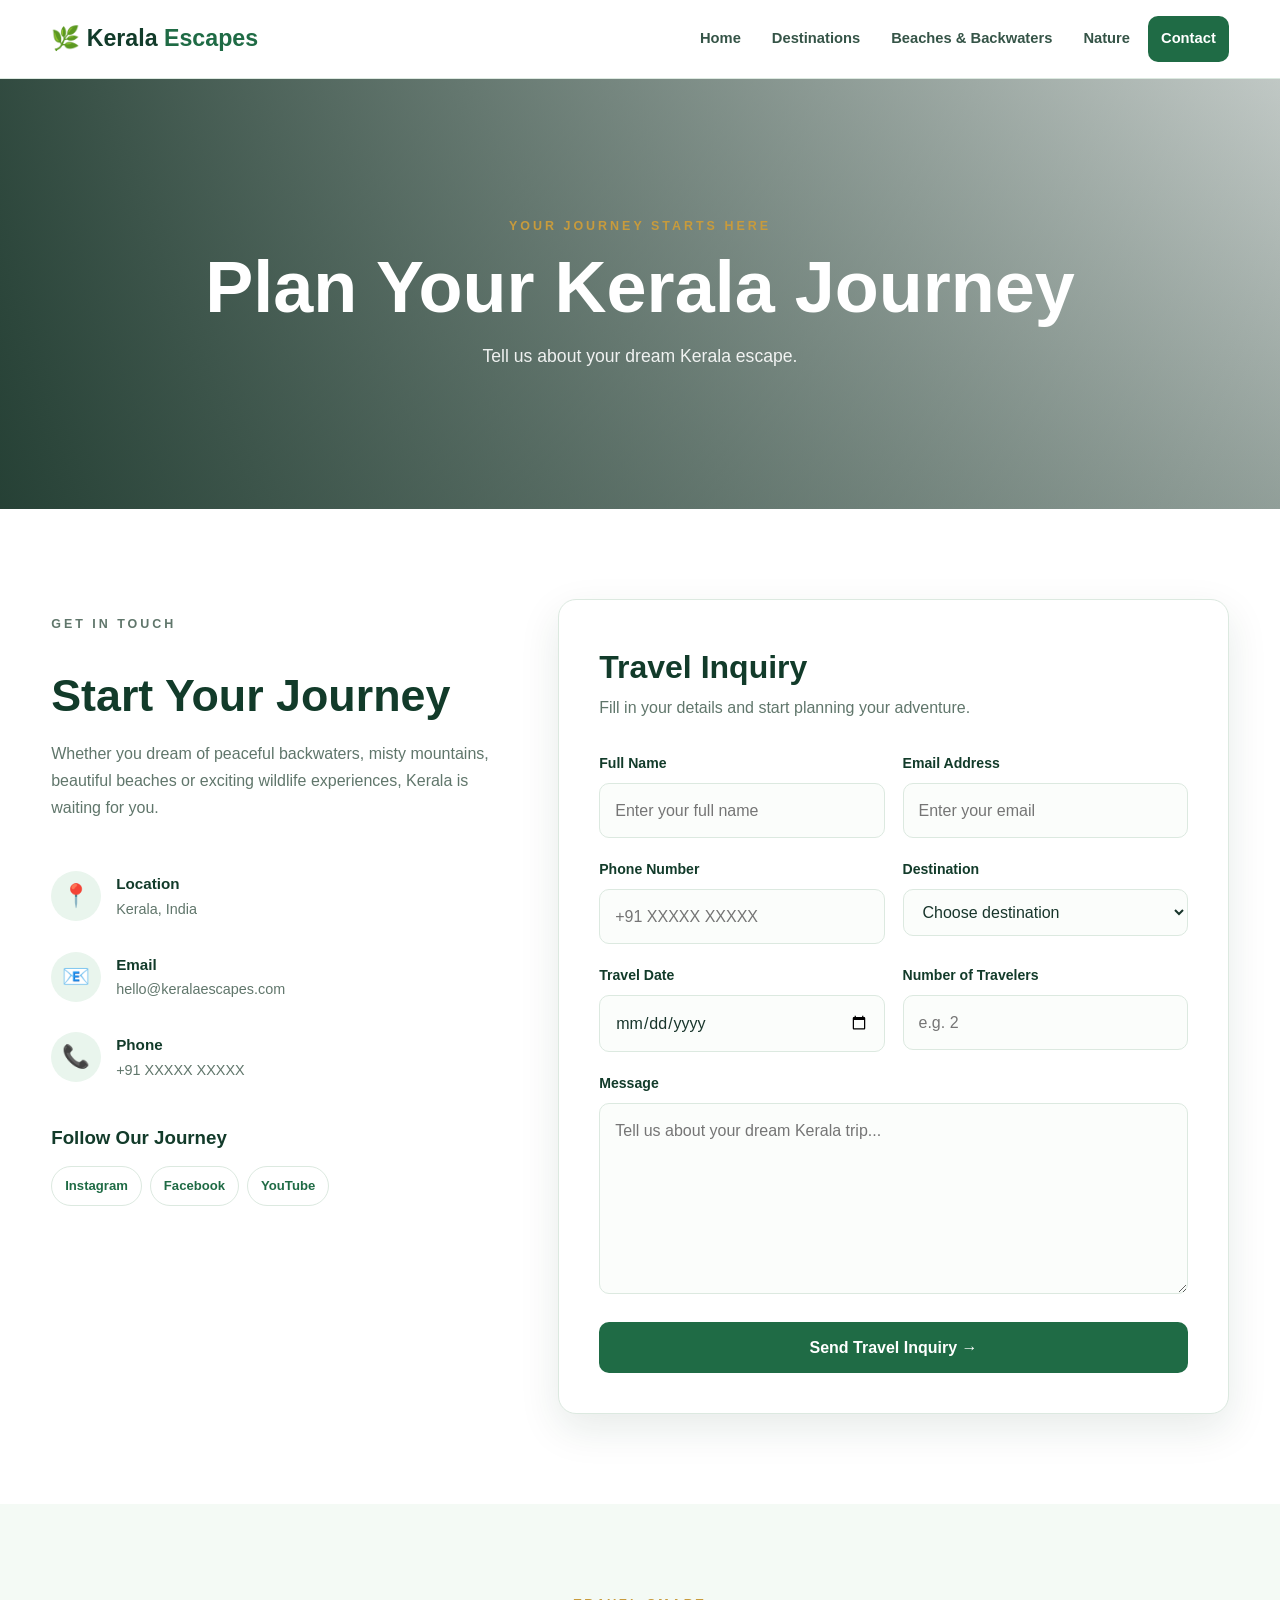
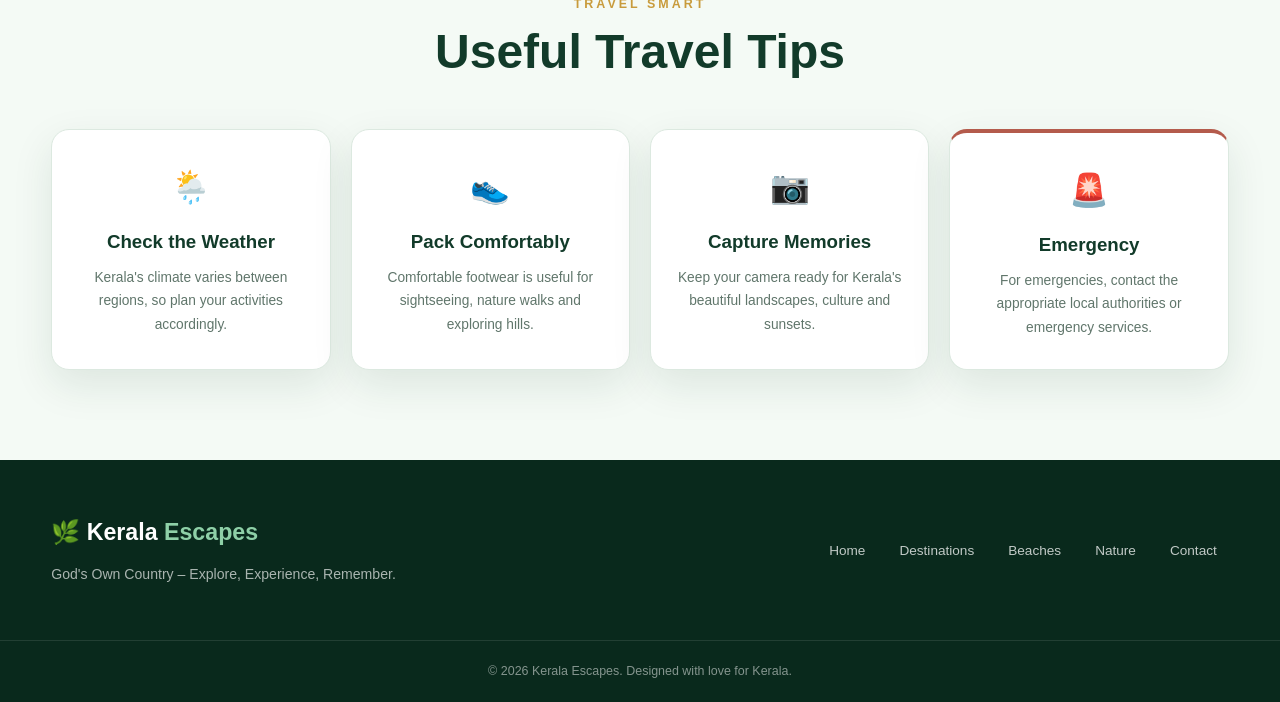
<file: contact.html>
<!DOCTYPE html>
<html lang="en">
<head>
    <meta charset="UTF-8">
    <meta name="viewport" content="width=device-width, initial-scale=1.0">
    <meta name="description" content="Plan your Kerala journey with Kerala Escapes.">
    <title>Kerala Escapes | Contact</title>
    <link rel="stylesheet" href="kerala.css">
</head>
<body>

<header class="site-header">
    <nav class="navbar container">
        <a href="index.html" class="logo">🌿 Kerala <span>Escapes</span></a>

        <ul class="nav-links">
            <li><a href="index.html">Home</a></li>
            <li><a href="destinations.html">Destinations</a></li>
            <li><a href="beaches.html">Beaches & Backwaters</a></li>
            <li><a href="nature.html">Nature</a></li>
            <li><a href="contact.html" class="active">Contact</a></li>
        </ul>
    </nav>
</header>

<main>

    <section class="page-hero contact-hero">
        <div class="hero-overlay"></div>
        <div class="page-hero-content">
            <p class="eyebrow">YOUR JOURNEY STARTS HERE</p>
            <h1>Plan Your Kerala Journey</h1>
            <p>Tell us about your dream Kerala escape.</p>
        </div>
    </section>

    <section class="section">
        <div class="container">

            <div class="contact-layout">

                <div class="contact-info">
                    <p class="eyebrow">GET IN TOUCH</p>
                    <h2>Start Your Journey</h2>
                    <p>
                        Whether you dream of peaceful backwaters, misty mountains,
                        beautiful beaches or exciting wildlife experiences,
                        Kerala is waiting for you.
                    </p>

                    <div class="info-item">
                        <span>📍</span>
                        <div>
                            <h3>Location</h3>
                            <p>Kerala, India</p>
                        </div>
                    </div>

                    <div class="info-item">
                        <span>📧</span>
                        <div>
                            <h3>Email</h3>
                            <p>hello@keralaescapes.com</p>
                        </div>
                    </div>

                    <div class="info-item">
                        <span>📞</span>
                        <div>
                            <h3>Phone</h3>
                            <p>+91 XXXXX XXXXX</p>
                        </div>
                    </div>

                    <div class="social-section">
                        <h3>Follow Our Journey</h3>
                        <div class="social-links">
                            <a href="#" aria-label="Instagram">Instagram</a>
                            <a href="#" aria-label="Facebook">Facebook</a>
                            <a href="#" aria-label="YouTube">YouTube</a>
                        </div>
                    </div>
                </div>

                <div class="contact-form-wrapper">
                    <div class="form-heading">
                        <h2>Travel Inquiry</h2>
                        <p>Fill in your details and start planning your adventure.</p>
                    </div>

                    <form action="#" method="post">

                        <div class="form-row">
                            <div class="form-group">
                                <label for="name">Full Name</label>
                                <input type="text" id="name" name="name" placeholder="Enter your full name" required>
                            </div>

                            <div class="form-group">
                                <label for="email">Email Address</label>
                                <input type="email" id="email" name="email" placeholder="Enter your email" required>
                            </div>
                        </div>

                        <div class="form-row">
                            <div class="form-group">
                                <label for="phone">Phone Number</label>
                                <input type="tel" id="phone" name="phone" placeholder="+91 XXXXX XXXXX">
                            </div>

                            <div class="form-group">
                                <label for="destination">Destination</label>
                                <select id="destination" name="destination">
                                    <option value="">Choose destination</option>
                                    <option>Munnar</option>
                                    <option>Alleppey</option>
                                    <option>Wayanad</option>
                                    <option>Kochi</option>
                                    <option>Thekkady</option>
                                    <option>Varkala</option>
                                    <option>Kovalam</option>
                                    <option>Other</option>
                                </select>
                            </div>
                        </div>

                        <div class="form-row">
                            <div class="form-group">
                                <label for="date">Travel Date</label>
                                <input type="date" id="date" name="date">
                            </div>

                            <div class="form-group">
                                <label for="travelers">Number of Travelers</label>
                                <input type="number" id="travelers" name="travelers" min="1" placeholder="e.g. 2">
                            </div>
                        </div>

                        <div class="form-group">
                            <label for="message">Message</label>
                            <textarea id="message" name="message" rows="6" placeholder="Tell us about your dream Kerala trip..."></textarea>
                        </div>

                        <button type="submit" class="btn btn-primary form-button">
                            Send Travel Inquiry →
                        </button>

                    </form>
                </div>

            </div>
        </div>
    </section>

    <section class="travel-tips">
        <div class="container">

            <div class="section-heading">
                <p class="eyebrow">TRAVEL SMART</p>
                <h2>Useful Travel Tips</h2>
            </div>

            <div class="tips-grid">
                <article class="tip-card">
                    <span>🌦️</span>
                    <h3>Check the Weather</h3>
                    <p>Kerala's climate varies between regions, so plan your activities accordingly.</p>
                </article>

                <article class="tip-card">
                    <span>👟</span>
                    <h3>Pack Comfortably</h3>
                    <p>Comfortable footwear is useful for sightseeing, nature walks and exploring hills.</p>
                </article>

                <article class="tip-card">
                    <span>📷</span>
                    <h3>Capture Memories</h3>
                    <p>Keep your camera ready for Kerala's beautiful landscapes, culture and sunsets.</p>
                </article>

                <article class="tip-card emergency">
                    <span>🚨</span>
                    <h3>Emergency</h3>
                    <p>For emergencies, contact the appropriate local authorities or emergency services.</p>
                </article>
            </div>

        </div>
    </section>

</main>

<footer class="footer">
    <div class="container footer-content">
        <div>
            <a href="index.html" class="logo footer-logo">🌿 Kerala <span>Escapes</span></a>
            <p>God's Own Country – Explore, Experience, Remember.</p>
        </div>

        <div class="footer-links">
            <a href="index.html">Home</a>
            <a href="destinations.html">Destinations</a>
            <a href="beaches.html">Beaches</a>
            <a href="nature.html">Nature</a>
            <a href="contact.html">Contact</a>
        </div>
    </div>

    <div class="copyright">
        <p>© 2026 Kerala Escapes. Designed with love for Kerala.</p>
    </div>
</footer>

</body>
</html>
</file>
<file: kerala.css>
/* =========================================================
   KERALA ESCAPES
   Common stylesheet for all five HTML pages
   ========================================================= */

/* ---------- RESET ---------- */

* {
    margin: 0;
    padding: 0;
    box-sizing: border-box;
}

html {
    scroll-behavior: smooth;
}

body {
    font-family: "Segoe UI", Arial, sans-serif;
    color: #18352b;
    background: #ffffff;
    line-height: 1.7;
}

img {
    width: 100%;
    display: block;
}

a {
    text-decoration: none;
    color: inherit;
}

ul {
    list-style: none;
}

button,
input,
select,
textarea {
    font: inherit;
}


/* ---------- VARIABLES ---------- */

:root {
    --green-dark: #123b2a;
    --green: #1f6b45;
    --green-light: #e9f5ed;
    --green-soft: #f4faf5;
    --gold: #c89b3c;
    --white: #ffffff;
    --text: #18352b;
    --text-light: #60766b;
    --border: #dce9e0;
    --shadow: 0 15px 40px rgba(18, 59, 42, 0.10);
    --shadow-hover: 0 22px 50px rgba(18, 59, 42, 0.18);
    --radius: 18px;
}


/* ---------- COMMON ---------- */

.container {
    width: min(1180px, 92%);
    margin: auto;
}

.section {
    padding: 90px 0;
}

.section-soft {
    background: var(--green-soft);
}

.section-heading {
    text-align: center;
    max-width: 720px;
    margin: 0 auto 50px;
}

.section-heading h2 {
    color: var(--green-dark);
    font-size: clamp(2rem, 4vw, 3rem);
    line-height: 1.15;
    margin: 8px 0 15px;
}

.section-heading p:last-child {
    color: var(--text-light);
}

.section-heading.light h2,
.section-heading.light p:last-child {
    color: white;
}

.eyebrow {
    color: var(--gold);
    font-size: 0.78rem;
    font-weight: 800;
    letter-spacing: 3px;
}

.text-link {
    color: var(--green);
    font-weight: 800;
    transition: 0.3s ease;
}

.text-link:hover {
    color: var(--gold);
    padding-left: 5px;
}


/* ---------- NAVBAR ---------- */

.site-header {
    background: rgba(255, 255, 255, 0.97);
    border-bottom: 1px solid var(--border);
    position: sticky;
    top: 0;
    z-index: 1000;
    backdrop-filter: blur(12px);
}

.navbar {
    min-height: 78px;
    display: flex;
    align-items: center;
    justify-content: space-between;
    gap: 30px;
}

.logo {
    color: var(--green-dark);
    font-size: 1.45rem;
    font-weight: 800;
    white-space: nowrap;
}

.logo span {
    color: var(--green);
}

.logo-icon {
    margin-right: 4px;
}

.nav-links {
    display: flex;
    align-items: center;
    gap: 5px;
}

.nav-links a {
    display: block;
    padding: 10px 13px;
    border-radius: 10px;
    color: #355447;
    font-size: 0.92rem;
    font-weight: 600;
    transition: 0.3s ease;
}

.nav-links a:hover,
.nav-links a.active {
    color: white;
    background: var(--green);
}


/* ---------- HERO ---------- */

.hero,
.page-hero {
    position: relative;
    background-size: cover;
    background-position: center;
    color: white;
}

.home-hero {
    min-height: 680px;
    display: flex;
    align-items: center;
    position: relative;
    overflow: hidden;

    background-image:url("images/cyber-home.jpg");

    background-size: cover;
    background-position: center;
    background-repeat: no-repeat;
}

.hero-overlay {
    position: absolute;
    inset: 0;
    background:
        linear-gradient(90deg, rgba(4, 35, 22, 0.82), rgba(4, 35, 22, 0.25)),
        linear-gradient(0deg, rgba(4, 35, 22, 0.25), transparent);
}

.hero-content {
    position: relative;
    z-index: 2;
    padding-top: 50px;
    padding-bottom: 50px;
}

.hero-content h1 {
    max-width: 780px;
    font-size: clamp(3rem, 7vw, 5.8rem);
    line-height: 1.02;
    margin: 12px 0 22px;
}

.hero-content > p:not(.eyebrow) {
    max-width: 680px;
    font-size: 1.15rem;
    color: rgba(255, 255, 255, 0.9);
}

.hero-buttons {
    display: flex;
    flex-wrap: wrap;
    gap: 14px;
    margin-top: 35px;
}

.btn {
    display: inline-flex;
    justify-content: center;
    align-items: center;
    min-height: 50px;
    padding: 12px 23px;
    border: 2px solid transparent;
    border-radius: 10px;
    font-weight: 800;
    cursor: pointer;
    transition: 0.3s ease;
}

.btn-primary {
    background: var(--green);
    color: white;
}

.btn-primary:hover {
    background: var(--green-dark);
    transform: translateY(-3px);
    box-shadow: 0 10px 25px rgba(31, 107, 69, 0.25);
}

.btn-outline {
    border-color: white;
    color: white;
}

.btn-outline:hover {
    background: white;
    color: var(--green-dark);
    transform: translateY(-3px);
}

.btn-small {
    min-height: 42px;
    padding: 9px 17px;
    background: var(--green);
    color: white;
    margin-top: 15px;
    font-size: 0.88rem;
}


/* ---------- PAGE HERO ---------- */

.page-hero {
    min-height: 430px;
    display: flex;
    align-items: center;
    justify-content: center;
    text-align: center;
}

.destinations-hero {
    background-image: url("https://images.unsplash.com/photo-1593693397690-362cb9666fc2?auto=format&fit=crop&w=2000&q=85");
}

.beach-hero {
    background-image: url("https://images.unsplash.com/photo-1507525428034-b723cf961d3e?auto=format&fit=crop&w=2000&q=85");
}

.nature-hero {
    background-image: url("https://images.unsplash.com/photo-1464822759023-fed622ff2c3b?auto=format&fit=crop&w=2000&q=85");
}

.contact-hero {
    background-image: url("https://images.unsplash.com/photo-1470770841072-f978cf4d019e?auto=format&fit=crop&w=2000&q=85");
}

.page-hero-content {
    position: relative;
    z-index: 2;
    width: min(900px, 90%);
}

.page-hero-content h1 {
    font-size: clamp(2.4rem, 6vw, 4.5rem);
    line-height: 1.1;
    margin: 10px 0 15px;
}

.page-hero-content p:last-child {
    font-size: 1.1rem;
    color: rgba(255, 255, 255, 0.9);
}


/* ---------- FEATURE CARDS ---------- */

.feature-grid {
    display: grid;
    grid-template-columns: repeat(4, 1fr);
    gap: 20px;
}

.feature-card {
    padding: 35px 25px;
    background: white;
    border: 1px solid var(--border);
    border-radius: var(--radius);
    text-align: center;
    box-shadow: var(--shadow);
    transition: 0.35s ease;
}

.feature-card:hover {
    transform: translateY(-8px);
    box-shadow: var(--shadow-hover);
}

.feature-icon {
    width: 72px;
    height: 72px;
    margin: 0 auto 20px;
    display: grid;
    place-items: center;
    border-radius: 50%;
    background: var(--green-light);
    font-size: 2rem;
}

.feature-card h3 {
    margin-bottom: 10px;
    color: var(--green-dark);
}

.feature-card p {
    color: var(--text-light);
    font-size: 0.92rem;
}


/* ---------- PLACE CARDS ---------- */

.card-grid {
    display: grid;
    grid-template-columns: repeat(3, 1fr);
    gap: 28px;
}

.place-card {
    overflow: hidden;
    background: white;
    border-radius: var(--radius);
    box-shadow: var(--shadow);
    border: 1px solid var(--border);
    transition: 0.35s ease;
}

.place-card:hover {
    transform: translateY(-8px);
    box-shadow: var(--shadow-hover);
}

.card-image {
    height: 240px;
    overflow: hidden;
}

.card-image img {
    height: 100%;
    object-fit: cover;
    transition: 0.5s ease;
}

.place-card:hover .card-image img {
    transform: scale(1.07);
}

.card-body {
    padding: 25px;
}

.card-body h3 {
    color: var(--green-dark);
    font-size: 1.5rem;
    margin: 5px 0 8px;
}

.card-body p {
    color: var(--text-light);
    font-size: 0.93rem;
    margin-bottom: 15px;
}

.location {
    color: var(--green);
    font-size: 0.78rem;
    font-weight: 700;
}


/* ---------- EXPERIENCE ---------- */

.experience-banner {
    padding: 90px 0;
    background:
        linear-gradient(rgba(9, 61, 39, 0.94), rgba(9, 61, 39, 0.94)),
        url("https://images.unsplash.com/photo-1470770841072-f978cf4d019e?auto=format&fit=crop&w=1800&q=80")
        center / cover;
}

.experience-grid {
    display: grid;
    grid-template-columns: repeat(6, 1fr);
    gap: 15px;
}

.experience-item {
    padding: 25px 12px;
    text-align: center;
    border: 1px solid rgba(255, 255, 255, 0.2);
    border-radius: 15px;
    color: white;
    background: rgba(255, 255, 255, 0.08);
    transition: 0.3s ease;
}

.experience-item:hover {
    transform: translateY(-5px);
    background: rgba(255, 255, 255, 0.15);
}

.experience-item span {
    display: block;
    font-size: 2rem;
    margin-bottom: 10px;
}

.experience-item h3 {
    font-size: 0.95rem;
}


/* ---------- DESTINATION CARDS ---------- */

.destination-grid {
    display: grid;
    grid-template-columns: repeat(2, 1fr);
    gap: 30px;
}

.destination-card {
    display: grid;
    grid-template-columns: 45% 55%;
    overflow: hidden;
    background: white;
    border: 1px solid var(--border);
    border-radius: var(--radius);
    box-shadow: var(--shadow);
    transition: 0.35s ease;
}

.destination-card:hover {
    transform: translateY(-6px);
    box-shadow: var(--shadow-hover);
}

.destination-card > img {
    height: 100%;
    min-height: 340px;
    object-fit: cover;
}

.destination-content {
    padding: 28px;
}

.destination-content h3 {
    color: var(--green-dark);
    font-size: 1.65rem;
    margin: 8px 0;
}

.destination-content > p {
    color: var(--text-light);
    font-size: 0.9rem;
}

.tag {
    display: inline-block;
    padding: 5px 10px;
    background: var(--green-light);
    color: var(--green);
    border-radius: 30px;
    font-size: 0.72rem;
    font-weight: 800;
}

.destination-content ul {
    margin-top: 18px;
}

.destination-content li {
    padding: 4px 0;
    color: #476357;
    font-size: 0.88rem;
}


/* ---------- TRAVEL TIP ---------- */

.tip-section {
    padding: 0 0 90px;
}

.tip-box {
    display: flex;
    align-items: center;
    gap: 25px;
    padding: 35px;
    background: var(--green-light);
    border: 1px solid #cde5d5;
    border-radius: var(--radius);
}

.tip-icon {
    min-width: 70px;
    height: 70px;
    display: grid;
    place-items: center;
    background: white;
    border-radius: 50%;
    font-size: 2rem;
}

.tip-box h2 {
    color: var(--green-dark);
    margin: 5px 0;
}

.tip-box p:last-child {
    color: var(--text-light);
}


/* ---------- BACKWATERS ---------- */

.backwater-grid {
    display: grid;
    grid-template-columns: repeat(3, 1fr);
    gap: 25px;
}

.backwater-card {
    overflow: hidden;
    background: white;
    border-radius: var(--radius);
    box-shadow: var(--shadow);
    border: 1px solid var(--border);
    transition: 0.3s ease;
}

.backwater-card:hover {
    transform: translateY(-6px);
}

.backwater-card > img {
    height: 250px;
    object-fit: cover;
}

.backwater-card > div {
    padding: 25px;
}

.backwater-card h3 {
    color: var(--green-dark);
    margin-bottom: 8px;
}

.backwater-card p {
    color: var(--text-light);
    font-size: 0.9rem;
}

.mini-tags {
    display: flex;
    flex-wrap: wrap;
    gap: 7px;
    margin-top: 15px;
}

.mini-tags span {
    padding: 5px 9px;
    border-radius: 20px;
    background: var(--green-light);
    color: var(--green);
    font-size: 0.72rem;
    font-weight: 700;
}


/* ---------- COMPARISON ---------- */

.compare-section {
    padding: 90px 0;
    background: var(--green-dark);
}

.compare-grid {
    display: grid;
    grid-template-columns: repeat(2, 1fr);
    gap: 25px;
}

.compare-card {
    padding: 50px;
    border-radius: var(--radius);
    background: white;
    text-align: center;
}

.compare-icon {
    font-size: 3rem;
}

.compare-card h2 {
    color: var(--green-dark);
    margin: 12px 0;
    font-size: 2rem;
}

.compare-card p {
    color: var(--text-light);
    margin-bottom: 25px;
}


/* ---------- NATURE ---------- */

.nature-grid {
    display: grid;
    grid-template-columns: repeat(2, 1fr);
    gap: 28px;
}

.nature-card {
    overflow: hidden;
    background: white;
    border-radius: var(--radius);
    border: 1px solid var(--border);
    box-shadow: var(--shadow);
    transition: 0.35s ease;
}

.nature-card:hover {
    transform: translateY(-7px);
    box-shadow: var(--shadow-hover);
}

.nature-card > img {
    height: 310px;
    object-fit: cover;
}

.nature-card-content {
    padding: 28px;
}

.nature-card-content h3 {
    color: var(--green-dark);
    font-size: 1.6rem;
    margin: 8px 0;
}

.nature-card-content p {
    color: var(--text-light);
    margin-bottom: 12px;
}

.waterfall-grid {
    display: grid;
    grid-template-columns: repeat(3, 1fr);
    gap: 25px;
}

.waterfall-card {
    overflow: hidden;
    border-radius: var(--radius);
    background: white;
    box-shadow: var(--shadow);
    border: 1px solid var(--border);
}

.waterfall-card img {
    height: 250px;
    object-fit: cover;
}

.waterfall-card div {
    padding: 22px;
}

.waterfall-card h3 {
    color: var(--green-dark);
}

.waterfall-card p {
    color: var(--text-light);
    font-size: 0.9rem;
}


/* ---------- WILDLIFE ---------- */

.wildlife-section {
    padding: 90px 0;
    background:
        linear-gradient(rgba(8, 48, 31, 0.95), rgba(8, 48, 31, 0.95)),
        url("https://images.unsplash.com/photo-1549366021-9f761d450615?auto=format&fit=crop&w=1800&q=80")
        center / cover;
}

.wildlife-grid {
    display: grid;
    grid-template-columns: repeat(3, 1fr);
    gap: 22px;
}

.wildlife-card {
    padding: 35px 25px;
    text-align: center;
    color: white;
    border: 1px solid rgba(255, 255, 255, 0.2);
    background: rgba(255, 255, 255, 0.08);
    border-radius: var(--radius);
    transition: 0.3s ease;
}

.wildlife-card:hover {
    transform: translateY(-6px);
    background: rgba(255, 255, 255, 0.14);
}

.wildlife-card span {
    display: block;
    font-size: 3rem;
    margin-bottom: 15px;
}

.wildlife-card h3 {
    margin-bottom: 10px;
}

.wildlife-card p {
    color: rgba(255, 255, 255, 0.78);
    font-size: 0.9rem;
}

.light-grid .experience-box {
    background: var(--green-soft);
    color: var(--green-dark);
    border: 1px solid var(--border);
}

.experience-box {
    padding: 28px 15px;
    text-align: center;
    border-radius: 15px;
    transition: 0.3s ease;
}

.experience-box:hover {
    transform: translateY(-5px);
    box-shadow: var(--shadow);
}

.experience-box span {
    display: block;
    font-size: 2rem;
    margin-bottom: 8px;
}


/* ---------- CONTACT ---------- */

.contact-layout {
    display: grid;
    grid-template-columns: 0.8fr 1.2fr;
    gap: 60px;
    align-items: start;
}

.contact-info {
    padding-top: 15px;
}

.contact-info h2 {
    color: var(--green-dark);
    font-size: 2.8rem;
    line-height: 1.15;
    margin: 8px 0 18px;
}

.contact-info > p {
    color: var(--text-light);
    margin-bottom: 35px;
}

.info-item {
    display: flex;
    gap: 15px;
    align-items: center;
    padding: 15px 0;
}

.info-item > span {
    width: 50px;
    height: 50px;
    display: grid;
    place-items: center;
    background: var(--green-light);
    border-radius: 50%;
    font-size: 1.4rem;
}

.info-item h3 {
    color: var(--green-dark);
    font-size: 0.95rem;
}

.info-item p {
    color: var(--text-light);
    font-size: 0.9rem;
}

.social-section {
    margin-top: 25px;
}

.social-section h3 {
    color: var(--green-dark);
    margin-bottom: 12px;
}

.social-links {
    display: flex;
    flex-wrap: wrap;
    gap: 8px;
}

.social-links a {
    padding: 8px 13px;
    border: 1px solid var(--border);
    border-radius: 20px;
    color: var(--green);
    font-size: 0.82rem;
    font-weight: 700;
    transition: 0.3s ease;
}

.social-links a:hover {
    background: var(--green);
    color: white;
}

.contact-form-wrapper {
    padding: 40px;
    background: white;
    border-radius: var(--radius);
    border: 1px solid var(--border);
    box-shadow: var(--shadow);
}

.form-heading {
    margin-bottom: 30px;
}

.form-heading h2 {
    color: var(--green-dark);
    font-size: 2rem;
}

.form-heading p {
    color: var(--text-light);
}

.form-row {
    display: grid;
    grid-template-columns: repeat(2, 1fr);
    gap: 18px;
}

.form-group {
    margin-bottom: 20px;
}

.form-group label {
    display: block;
    margin-bottom: 7px;
    color: var(--green-dark);
    font-size: 0.88rem;
    font-weight: 700;
}

.form-group input,
.form-group select,
.form-group textarea {
    width: 100%;
    padding: 13px 15px;
    border: 1px solid var(--border);
    border-radius: 10px;
    background: #fbfdfb;
    color: var(--text);
    outline: none;
    transition: 0.3s ease;
}

.form-group input:focus,
.form-group select:focus,
.form-group textarea:focus {
    border-color: var(--green);
    box-shadow: 0 0 0 3px rgba(31, 107, 69, 0.1);
}

.form-group textarea {
    resize: vertical;
}

.form-button {
    width: 100%;
    border: none;
}


/* ---------- TRAVEL TIPS ---------- */

.travel-tips {
    padding: 90px 0;
    background: var(--green-soft);
}

.tips-grid {
    display: grid;
    grid-template-columns: repeat(4, 1fr);
    gap: 20px;
}

.tip-card {
    padding: 30px 22px;
    background: white;
    border: 1px solid var(--border);
    border-radius: var(--radius);
    text-align: center;
    box-shadow: var(--shadow);
    transition: 0.3s ease;
}

.tip-card:hover {
    transform: translateY(-5px);
}

.tip-card > span {
    display: block;
    font-size: 2rem;
    margin-bottom: 12px;
}

.tip-card h3 {
    color: var(--green-dark);
    margin-bottom: 8px;
}

.tip-card p {
    color: var(--text-light);
    font-size: 0.86rem;
}

.tip-card.emergency {
    border-top: 4px solid #b45b4c;
}


/* ---------- FOOTER ---------- */

.footer {
    color: white;
    background: #09291c;
}

.footer-content {
    min-height: 180px;
    padding: 50px 0;
    display: flex;
    justify-content: space-between;
    align-items: center;
    gap: 30px;
}

.footer-logo {
    color: white;
}

.footer-logo span {
    color: #8ed0a7;
}

.footer-content p {
    max-width: 430px;
    color: rgba(255, 255, 255, 0.65);
    margin-top: 10px;
    font-size: 0.88rem;
}

.footer-links {
    display: flex;
    flex-wrap: wrap;
    justify-content: center;
    gap: 10px;
}

.footer-links a {
    padding: 8px 12px;
    color: rgba(255, 255, 255, 0.75);
    font-size: 0.85rem;
    transition: 0.3s ease;
}

.footer-links a:hover {
    color: white;
}

.copyright {
    padding: 20px;
    text-align: center;
    border-top: 1px solid rgba(255, 255, 255, 0.1);
}

.copyright p {
    color: rgba(255, 255, 255, 0.5);
    font-size: 0.78rem;
}


/* =========================================================
   RESPONSIVE DESIGN
   ========================================================= */

@media (max-width: 1050px) {

    .nav-links {
        gap: 0;
    }

    .nav-links a {
        padding: 8px 9px;
        font-size: 0.82rem;
    }

    .feature-grid {
        grid-template-columns: repeat(2, 1fr);
    }

    .experience-grid {
        grid-template-columns: repeat(3, 1fr);
    }

    .card-grid {
        grid-template-columns: repeat(2, 1fr);
    }

    .tips-grid {
        grid-template-columns: repeat(2, 1fr);
    }
}


@media (max-width: 800px) {

    .site-header {
        position: static;
    }

    .navbar {
        padding: 18px 0;
        flex-direction: column;
        gap: 12px;
    }

    .nav-links {
        width: 100%;
        flex-wrap: wrap;
        justify-content: center;
    }

    .nav-links a {
        font-size: 0.8rem;
    }

    .home-hero {
        min-height: 600px;
    }

    .hero-content h1 {
        font-size: clamp(2.8rem, 10vw, 4.5rem);
    }

    .destination-grid,
    .nature-grid,
    .compare-grid,
    .contact-layout {
        grid-template-columns: 1fr;
    }

    .destination-card {
        grid-template-columns: 1fr;
    }

    .destination-card > img {
        min-height: 260px;
        height: 260px;
    }

    .backwater-grid,
    .waterfall-grid {
        grid-template-columns: repeat(2, 1fr);
    }

    .wildlife-grid {
        grid-template-columns: 1fr;
    }

    .contact-layout {
        gap: 35px;
    }
}


@media (max-width: 600px) {

    .container {
        width: min(92%, 500px);
    }

    .section {
        padding: 65px 0;
    }

    .navbar {
        align-items: center;
    }

    .logo {
        font-size: 1.3rem;
    }

    .nav-links {
        gap: 3px;
    }

    .nav-links a {
        padding: 7px 8px;
        font-size: 0.74rem;
    }

    .home-hero {
        min-height: 620px;
    }

    .hero-content {
        text-align: center;
    }

    .hero-content h1 {
        font-size: 2.8rem;
    }

    .hero-content > p:not(.eyebrow) {
        font-size: 1rem;
    }

    .hero-buttons {
        justify-content: center;
    }

    .btn {
        width: 100%;
    }

    .page-hero {
        min-height: 350px;
    }

    .page-hero-content h1 {
        font-size: 2.4rem;
    }

    .feature-grid,
    .card-grid,
    .backwater-grid,
    .waterfall-grid,
    .tips-grid {
        grid-template-columns: 1fr;
    }

    .experience-grid {
        grid-template-columns: repeat(2, 1fr);
    }

    .tip-box {
        flex-direction: column;
        text-align: center;
    }

    .compare-card {
        padding: 35px 22px;
    }

    .contact-form-wrapper {
        padding: 25px 20px;
    }

    .form-row {
        grid-template-columns: 1fr;
        gap: 0;
    }

    .contact-info h2 {
        font-size: 2.2rem;
    }

    .footer-content {
        flex-direction: column;
        text-align: center;
    }

    .footer-content p {
        margin-left: auto;
        margin-right: auto;
    }

    .footer-links {
        gap: 3px;
    }
}


@media (max-width: 400px) {

    .nav-links a {
        padding: 6px;
        font-size: 0.69rem;
    }

    .hero-content h1 {
        font-size: 2.4rem;
    }

    .experience-grid {
        grid-template-columns: 1fr;
    }

    .section-heading h2 {
        font-size: 2rem;
    }
}
/* ---------- HOME PAGE KERALA BACKGROUND ---------- */

.hero {
position: relative;
min-height: 680px;
display: flex;
align-items: center;
overflow: hidden;
color: white;

background-image:
    linear-gradient(
        90deg,
        rgba(4, 38, 25, 0.78),
        rgba(4, 38, 25, 0.25)
    ),
    url("https://images.unsplash.com/photo-1602216056096-3b40cc0c9944?auto=format&fit=crop&w=2000&q=90");

background-size: cover;
background-position: center;
background-repeat: no-repeat;

}

.hero-content {
position: relative;
z-index: 2;
}
</file>
